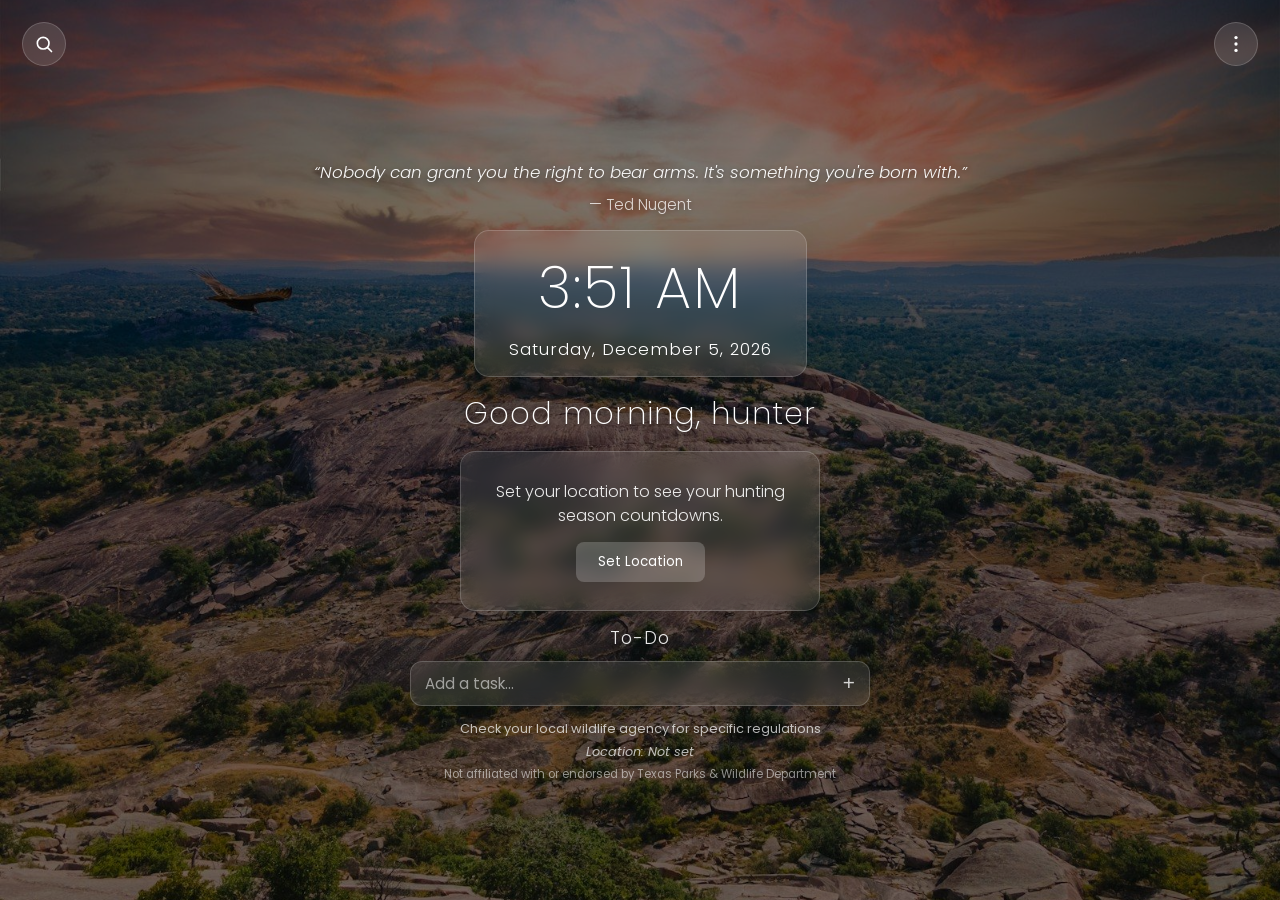
<file: index.html>
<!DOCTYPE html>
<html lang="en">
<head>
  <meta charset="UTF-8">
  <meta name="viewport" content="width=device-width, initial-scale=1.0">
  <meta name="description" content="A beautiful new tab experience for hunters with hunting season countdowns">
  <title>Hunt Clock - New Tab</title>
  <link rel="preconnect" href="https://fonts.googleapis.com">
  <link rel="preconnect" href="https://fonts.gstatic.com" crossorigin>
  <link href="https://fonts.googleapis.com/css2?family=Poppins:wght@200;300;400;500&display=swap" rel="stylesheet">
  <link rel="stylesheet" href="styles.css">
</head>
<body>
  <div class="backdrop"></div>

  <!-- Top-left: collapsible Google search -->
  <div class="search-corner" id="search-corner">
    <button id="search-toggle" class="icon-circle" aria-label="Open search">
      <svg viewBox="0 0 24 24" fill="none" stroke="currentColor" stroke-width="2" stroke-linecap="round" stroke-linejoin="round" aria-hidden="true"><circle cx="11" cy="11" r="7"></circle><line x1="21" y1="21" x2="16.65" y2="16.65"></line></svg>
    </button>
    <form id="search-form" class="search-form" role="search">
      <input type="text" class="search-input" id="search-input" placeholder="Search Google…" aria-label="Search Google">
      <button type="submit" class="search-submit" aria-label="Search">
        <svg viewBox="0 0 24 24" fill="none" stroke="currentColor" stroke-width="2" stroke-linecap="round" stroke-linejoin="round" aria-hidden="true"><circle cx="11" cy="11" r="7"></circle><line x1="21" y1="21" x2="16.65" y2="16.65"></line></svg>
      </button>
    </form>
  </div>

  <!-- Top-right: configuration menu -->
  <div class="menu-corner" id="menu-corner">
    <button id="menu-button" class="icon-circle menu-button" aria-label="Menu" aria-haspopup="true" aria-expanded="false">
      <svg viewBox="0 0 24 24" fill="currentColor" aria-hidden="true"><circle cx="12" cy="5" r="1.8"></circle><circle cx="12" cy="12" r="1.8"></circle><circle cx="12" cy="19" r="1.8"></circle></svg>
    </button>
    <div class="menu-dropdown" id="menu-dropdown" role="menu">
      <button class="menu-item" id="menu-location" role="menuitem">
        <span class="menu-icon"><svg viewBox="0 0 24 24" fill="none" stroke="currentColor" stroke-width="2" stroke-linecap="round" stroke-linejoin="round" aria-hidden="true"><path d="M21 10c0 7-9 13-9 13s-9-6-9-13a9 9 0 0 1 18 0z"></path><circle cx="12" cy="10" r="3"></circle></svg></span>
        Set Location
      </button>
      <button class="menu-item" id="menu-add-season" role="menuitem">
        <span class="menu-icon"><svg viewBox="0 0 24 24" fill="none" stroke="currentColor" stroke-width="2" stroke-linecap="round" stroke-linejoin="round" aria-hidden="true"><line x1="12" y1="5" x2="12" y2="19"></line><line x1="5" y1="12" x2="19" y2="12"></line></svg></span>
        Add Season
      </button>
      <button class="menu-item" id="menu-edit-layout" role="menuitem">
        <span class="menu-icon"><svg viewBox="0 0 24 24" fill="none" stroke="currentColor" stroke-width="2" stroke-linecap="round" stroke-linejoin="round" aria-hidden="true"><polyline points="5 9 2 12 5 15"></polyline><polyline points="9 5 12 2 15 5"></polyline><polyline points="15 19 12 22 9 19"></polyline><polyline points="19 9 22 12 19 15"></polyline><line x1="2" y1="12" x2="22" y2="12"></line><line x1="12" y1="2" x2="12" y2="22"></line></svg></span>
        Edit Layout
      </button>
      <button class="menu-item" id="menu-alerts" role="menuitem">
        <span class="menu-icon"><svg viewBox="0 0 24 24" fill="none" stroke="currentColor" stroke-width="2" stroke-linecap="round" stroke-linejoin="round" aria-hidden="true"><rect x="3" y="5" width="18" height="14" rx="2"></rect><path d="M3 7l9 6 9-6"></path></svg></span>
        Season Alerts
      </button>
      <button class="menu-item" id="menu-privacy" role="menuitem">
        <span class="menu-icon"><svg viewBox="0 0 24 24" fill="none" stroke="currentColor" stroke-width="2" stroke-linecap="round" stroke-linejoin="round" aria-hidden="true"><rect x="3" y="11" width="18" height="11" rx="2"></rect><path d="M7 11V7a5 5 0 0 1 10 0v4"></path></svg></span>
        Privacy Policy
      </button>
      <button class="menu-item" id="menu-about" role="menuitem">
        <span class="menu-icon"><svg viewBox="0 0 24 24" fill="none" stroke="currentColor" stroke-width="2" stroke-linecap="round" stroke-linejoin="round" aria-hidden="true"><rect x="2" y="2" width="20" height="20" rx="5"></rect><circle cx="12" cy="12" r="4"></circle><line x1="17.5" y1="6.5" x2="17.51" y2="6.5"></line></svg></span>
        About
      </button>
    </div>
  </div>

  <div class="container">
    <p class="quote movable" id="quote" data-layout="quote" aria-live="polite"></p>

    <div class="time movable" data-layout="time">
      <div id="clock" aria-live="polite">--:--</div>
      <div id="date" aria-live="polite">Loading...</div>
    </div>

    <div class="greeting movable" id="greeting" data-layout="greeting" aria-live="polite">Welcome, hunter</div>
    
    <div class="countdown-container movable" id="countdown-container" data-layout="countdowns" aria-label="Hunting season countdowns">
      <!-- Countdown tiles will be dynamically inserted here -->
    </div>

    <div class="todo-section movable" id="todo-section" data-layout="todo" aria-label="To-do list">
      <h2 class="todo-title">To-Do</h2>
      <div class="todo-list" id="todo-list"><!-- todo items inserted here --></div>
    </div>
    
    <div class="footer movable" data-layout="footer">
      <span>Check your local wildlife agency for specific regulations</span>
      <div class="location" id="location">Location: <span id="location-text">Loading...</span></div>
      <span class="disclaimer">Not affiliated with or endorsed by Texas Parks &amp; Wildlife Department</span>
    </div>
  </div>

  <div class="layout-toolbar" id="layout-toolbar">
    <span class="layout-hint">Drag blocks to move · drag the green dot to resize</span>
    <button class="add-button" id="layout-reset">Reset</button>
    <button class="add-button" id="layout-done">Lock In</button>
  </div>

  <div class="modal-overlay" id="modal-overlay"></div>
  
  <div class="custom-season-modal" id="custom-season-modal" aria-labelledby="custom-season-title">
    <div class="modal-header">
      <h3 class="modal-title" id="custom-season-title">Add Custom Season</h3>
      <button class="close-button" id="close-modal" aria-label="Close modal">✕</button>
    </div>
    <form class="season-form" id="season-form">
      <div class="form-group">
        <label for="season-type">Season Type</label>
        <select id="season-type" required>
          <option value="">Select Game Animal</option>
          <!-- Options will be populated dynamically based on location -->
          <option value="whitetail_deer">Whitetail Deer</option>
          <option value="mule_deer">Mule Deer</option>
          <option value="dove">Dove</option>
          <option value="turkey_spring">Spring Turkey</option>
          <option value="turkey_fall">Fall Turkey</option>
          <option value="duck">Duck</option>
          <option value="goose">Goose</option>
          <option value="quail">Quail</option>
          <option value="pheasant">Pheasant</option>
          <option value="elk">Elk</option>
          <option value="javelina">Javelina</option>
          <option value="hog">Feral Hog</option>
          <option value="squirrel">Squirrel</option>
          <option value="rabbit">Rabbit</option>
          <option value="custom">Custom...</option>
        </select>
      </div>
      <div class="form-group" id="custom-name-group" style="display: none;">
        <label for="custom-name">Custom Name</label>
        <input type="text" id="custom-name" placeholder="e.g., Mule Deer">
      </div>
      <div class="form-group">
        <label for="season-date">Season Start Date</label>
        <input type="date" id="season-date" required>
      </div>
      <div class="form-group">
        <label for="season-end-date">Season End Date (optional — enables "in season" green)</label>
        <input type="date" id="season-end-date">
      </div>
      <button type="submit" class="add-button">Add Season</button>
    </form>
  </div>

  <div class="location-modal" id="location-modal" aria-labelledby="location-title">
    <div class="modal-header">
      <h3 class="modal-title" id="location-title">Set Your Location</h3>
      <button class="close-button" id="close-location-modal" aria-label="Close modal">✕</button>
    </div>
    <form class="location-form" id="location-form">
      <div class="form-group">
        <label for="state-select">Select Your State</label>
        <select id="state-select" required>
          <option value="">Select State</option>
          <!-- States will be populated by JavaScript -->
        </select>
      </div>
      <div class="form-group">
        <label for="hunter-name">Your Name (optional)</label>
        <input type="text" id="hunter-name" placeholder="e.g., Travis" maxlength="40">
      </div>
      <button type="submit" class="add-button">Save Location</button>
    </form>
  </div>
  
  <div class="privacy-modal" id="privacy-modal" aria-labelledby="privacy-title">
    <div class="modal-header">
      <h3 class="modal-title" id="privacy-title">Privacy Policy</h3>
      <button class="close-button" id="close-privacy-modal" aria-label="Close modal">✕</button>
    </div>
    <div class="privacy-content">
      <!-- Privacy policy content will be inserted here -->
    </div>
  </div>

  <div class="signup-modal" id="signup-modal" aria-labelledby="signup-title">
    <div class="modal-header">
      <h3 class="modal-title" id="signup-title">Season Alerts</h3>
      <button class="close-button" id="close-signup-modal" aria-label="Close modal">✕</button>
    </div>
    <form class="signup-form" id="signup-form">
      <p class="signup-note">Optional — get occasional emails about hunting seasons and Hunt Clock updates. You can unsubscribe anytime.</p>
      <div class="form-group">
        <label for="signup-email">Email</label>
        <input type="email" id="signup-email" required placeholder="you@example.com" autocomplete="email">
      </div>
      <label class="consent-label">
        <input type="checkbox" id="signup-consent" required>
        <span>I agree to receive emails and to the <button type="button" id="signup-privacy-link" class="inline-link">Privacy Policy</button>.</span>
      </label>
      <button type="submit" class="add-button">Subscribe</button>
      <p class="signup-status" id="signup-status" role="status" aria-live="polite"></p>
    </form>
  </div>

  <script src="seasons-data.js"></script>
  <script src="background-images.js"></script>
  <!-- Load Texas counties data for geolocation feature -->
  <script src="texas-counties-data.js"></script>
  <script src="app.js"></script>
</body>
</html>
</file>
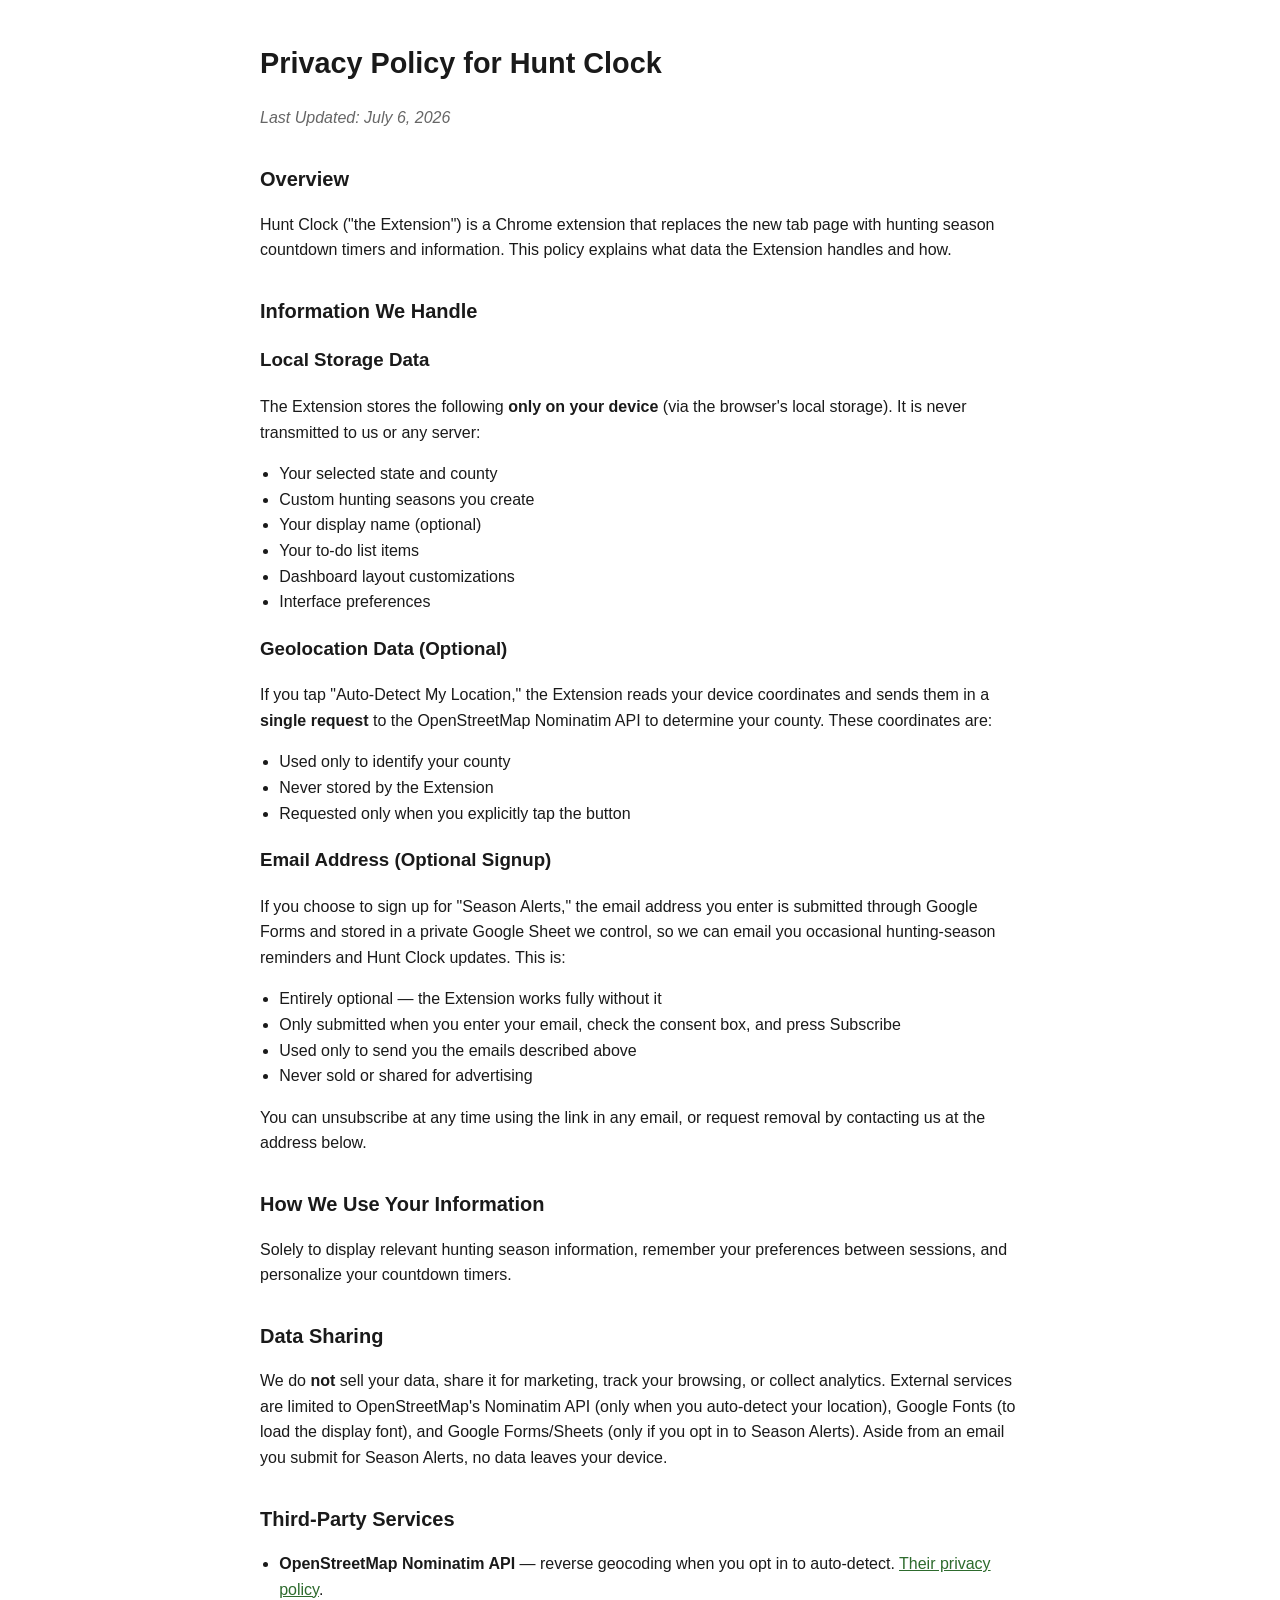
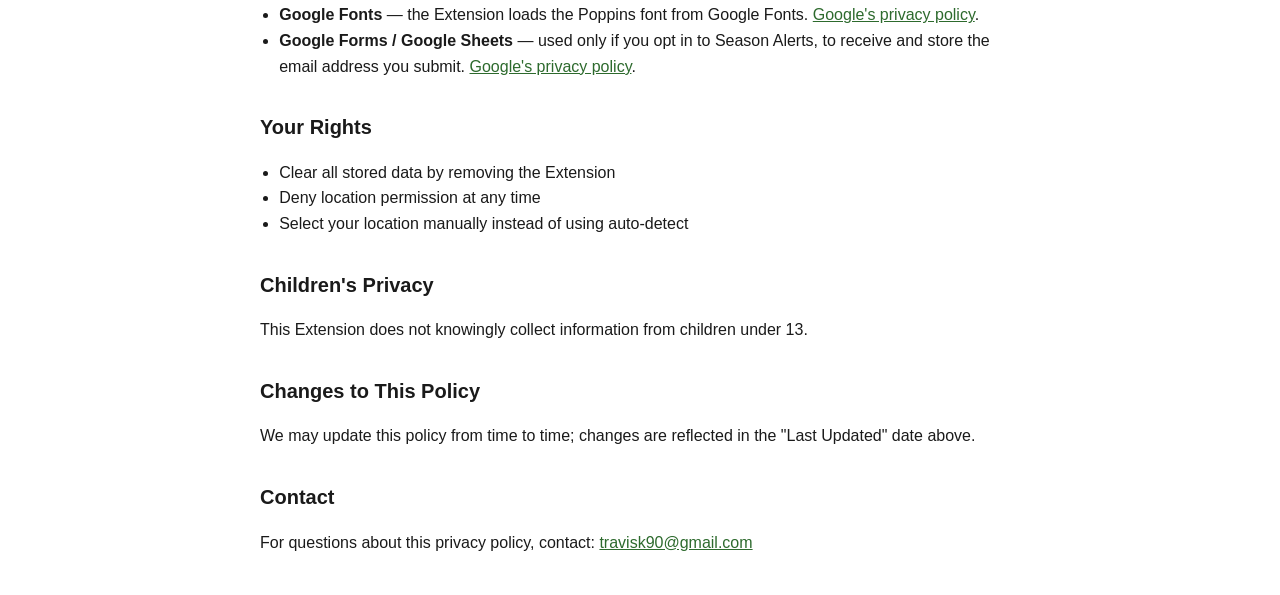
<file: privacy-policy.html>
<!DOCTYPE html>
<html lang="en">
<head>
  <meta charset="UTF-8">
  <meta name="viewport" content="width=device-width, initial-scale=1.0">
  <title>Privacy Policy — Hunt Clock</title>
  <style>
    body { max-width: 760px; margin: 40px auto; padding: 0 20px; font-family: -apple-system, BlinkMacSystemFont, "Segoe UI", Roboto, sans-serif; line-height: 1.6; color: #1a1a1a; }
    h1 { font-size: 1.8rem; }
    h2 { font-size: 1.25rem; margin-top: 2rem; }
    .updated { color: #666; font-style: italic; }
    a { color: #2d6a2d; }
    ul { padding-left: 1.2rem; }
  </style>
</head>
<body>
  <h1>Privacy Policy for Hunt Clock</h1>
  <p class="updated">Last Updated: July 6, 2026</p>

  <h2>Overview</h2>
  <p>Hunt Clock ("the Extension") is a Chrome extension that replaces the new tab page with hunting season countdown timers and information. This policy explains what data the Extension handles and how.</p>

  <h2>Information We Handle</h2>
  <h3>Local Storage Data</h3>
  <p>The Extension stores the following <strong>only on your device</strong> (via the browser's local storage). It is never transmitted to us or any server:</p>
  <ul>
    <li>Your selected state and county</li>
    <li>Custom hunting seasons you create</li>
    <li>Your display name (optional)</li>
    <li>Your to-do list items</li>
    <li>Dashboard layout customizations</li>
    <li>Interface preferences</li>
  </ul>

  <h3>Geolocation Data (Optional)</h3>
  <p>If you tap "Auto-Detect My Location," the Extension reads your device coordinates and sends them in a <strong>single request</strong> to the OpenStreetMap Nominatim API to determine your county. These coordinates are:</p>
  <ul>
    <li>Used only to identify your county</li>
    <li>Never stored by the Extension</li>
    <li>Requested only when you explicitly tap the button</li>
  </ul>

  <h3>Email Address (Optional Signup)</h3>
  <p>If you choose to sign up for "Season Alerts," the email address you enter is submitted through Google Forms and stored in a private Google Sheet we control, so we can email you occasional hunting-season reminders and Hunt Clock updates. This is:</p>
  <ul>
    <li>Entirely optional — the Extension works fully without it</li>
    <li>Only submitted when you enter your email, check the consent box, and press Subscribe</li>
    <li>Used only to send you the emails described above</li>
    <li>Never sold or shared for advertising</li>
  </ul>
  <p>You can unsubscribe at any time using the link in any email, or request removal by contacting us at the address below.</p>

  <h2>How We Use Your Information</h2>
  <p>Solely to display relevant hunting season information, remember your preferences between sessions, and personalize your countdown timers.</p>

  <h2>Data Sharing</h2>
  <p>We do <strong>not</strong> sell your data, share it for marketing, track your browsing, or collect analytics. External services are limited to OpenStreetMap's Nominatim API (only when you auto-detect your location), Google Fonts (to load the display font), and Google Forms/Sheets (only if you opt in to Season Alerts). Aside from an email you submit for Season Alerts, no data leaves your device.</p>

  <h2>Third-Party Services</h2>
  <ul>
    <li><strong>OpenStreetMap Nominatim API</strong> — reverse geocoding when you opt in to auto-detect. <a href="https://osmfoundation.org/wiki/Privacy_Policy">Their privacy policy</a>.</li>
    <li><strong>Google Fonts</strong> — the Extension loads the Poppins font from Google Fonts. <a href="https://policies.google.com/privacy">Google's privacy policy</a>.</li>
    <li><strong>Google Forms / Google Sheets</strong> — used only if you opt in to Season Alerts, to receive and store the email address you submit. <a href="https://policies.google.com/privacy">Google's privacy policy</a>.</li>
  </ul>

  <h2>Your Rights</h2>
  <ul>
    <li>Clear all stored data by removing the Extension</li>
    <li>Deny location permission at any time</li>
    <li>Select your location manually instead of using auto-detect</li>
  </ul>

  <h2>Children's Privacy</h2>
  <p>This Extension does not knowingly collect information from children under 13.</p>

  <h2>Changes to This Policy</h2>
  <p>We may update this policy from time to time; changes are reflected in the "Last Updated" date above.</p>

  <h2>Contact</h2>
  <p>For questions about this privacy policy, contact: <a href="mailto:travisk90@gmail.com">travisk90@gmail.com</a></p>
</body>
</html>
</file>
<file: styles.css>
/* Minimalist Hunt Clock with Glassmorphism */
* {
  margin: 0;
  padding: 0;
  box-sizing: border-box;
}

body {
  font-family: "Poppins", sans-serif;
  color: #fff;
  height: 100vh;
  width: 100vw;
  overflow: hidden;
  background-size: cover !important;
  background-position: center center !important;
  background-repeat: no-repeat !important;
  display: flex;
  justify-content: center;
  align-items: center;
  transition: background-image 1s ease;
  margin: 0;
  padding: 0;
}

.backdrop {
  position: fixed;
  top: 0;
  left: 0;
  width: 100%;
  height: 100%;
  background: rgba(0, 0, 0, 0.5); /* Darker overlay for better readability */
  z-index: -1;
}

.container {
  width: 100%;
  max-width: 900px;
  height: 90vh;
  display: flex;
  flex-direction: column;
  justify-content: space-between;
  align-items: center;
  padding: 40px 30px;
}

/* Glass effect */
.time,
.countdown,
.search-container,
.settings-button,
.custom-season-modal,
.location-modal,
.privacy-modal,
.login-modal {
  background: rgba(255, 255, 255, 0.1);
  backdrop-filter: blur(10px);
  -webkit-backdrop-filter: blur(10px);
  border-radius: 15px;
  border: 1px solid rgba(255, 255, 255, 0.18);
  box-shadow: 0 8px 32px 0 rgba(0, 0, 0, 0.1);
}

/* Time section */
.time {
  padding: 20px 40px;
  text-align: center;
  margin-bottom: 20px;
}

#clock {
  font-size: 5rem;
  font-weight: 200;
  letter-spacing: 2px;
  margin-bottom: 5px;
}

#date {
  font-size: 1.2rem;
  font-weight: 300;
  letter-spacing: 1px;
}

/* Search bar */
.search-container {
  width: 60%;
  padding: 10px 20px;
  margin-bottom: 30px;
}

.search-form {
  display: flex;
  align-items: center;
}

.search-input {
  flex: 1;
  background: rgba(255, 255, 255, 0.2);
  border: none;
  border-radius: 20px;
  padding: 8px 15px;
  color: #fff;
  font-family: "Poppins", sans-serif;
  font-size: 0.9rem;
}

.search-input::placeholder {
  color: rgba(255, 255, 255, 0.6);
}

.search-input:focus {
  outline: none;
  background: rgba(255, 255, 255, 0.3);
}

.search-button {
  background: none;
  border: none;
  color: #fff;
  font-size: 1.2rem;
  cursor: pointer;
  padding: 0 10px;
}

/* Greeting section */
.greeting {
  font-size: 2.5rem;
  font-weight: 200;
  letter-spacing: 1px;
  text-shadow: 0 2px 4px rgba(0, 0, 0, 0.3);
  margin-bottom: 30px;
}

/* Countdown section */
.countdown-container {
  display: flex;
  flex-wrap: wrap;
  gap: 25px;
  width: 100%;
  justify-content: center;
}

.countdown {
  display: flex;
  flex-direction: column;
  align-items: center;
  justify-content: center;
  padding: 25px;
  width: 200px;
  height: 200px;
  text-align: center;
  transition: transform 0.3s ease;
}

.countdown:hover {
  transform: translateY(-5px);
}

.countdown .days {
  font-size: 3.5rem;
  font-weight: 200;
  margin-bottom: 10px;
}

.countdown .label {
  font-size: 1rem;
  font-weight: 300;
  opacity: 0.8;
}

/* Settings button */
.settings-button {
  position: absolute;
  bottom: 20px;
  right: 20px;
  width: 50px;
  height: 50px;
  border-radius: 50%;
  display: flex;
  align-items: center;
  justify-content: center;
  cursor: pointer;
  font-size: 1.5rem;
  transition: background-color 0.3s ease;
}

.settings-button:hover {
  background-color: rgba(255, 255, 255, 0.2);
}

/* Custom season module */
.custom-season-modal,
.location-modal {
  position: absolute;
  top: 50%;
  left: 50%;
  transform: translate(-50%, -50%);
  padding: 25px;
  width: 400px;
  z-index: 10;
  display: none;
}

.custom-season-modal.active,
.location-modal.active {
  display: block;
}

.modal-header {
  display: flex;
  justify-content: space-between;
  align-items: center;
  margin-bottom: 20px;
}

.modal-title {
  font-size: 1.5rem;
  font-weight: 300;
}

.close-button {
  background: none;
  border: none;
  color: #fff;
  font-size: 1.2rem;
  cursor: pointer;
}

.season-form,
.location-form {
  display: flex;
  flex-direction: column;
}

.form-group {
  margin-bottom: 15px;
}

.form-group label {
  display: block;
  margin-bottom: 5px;
  font-size: 0.9rem;
  opacity: 0.8;
}

.form-group select,
.form-group input {
  width: 100%;
  padding: 8px 12px;
  background: rgba(255, 255, 255, 0.2);
  border: 1px solid rgba(255, 255, 255, 0.3);
  border-radius: 8px;
  color: #fff;
  font-family: "Poppins", sans-serif;
}

.form-group select:focus,
.form-group input:focus {
  outline: none;
  border-color: rgba(255, 255, 255, 0.5);
}

.form-group select option {
  background-color: #2c3e2e;
}

.add-button {
  background: rgba(255, 255, 255, 0.2);
  border: none;
  padding: 8px 0;
  border-radius: 8px;
  color: #fff;
  font-family: "Poppins", sans-serif;
  cursor: pointer;
  transition: background-color 0.3s ease;
  margin-top: 10px;
}

.add-button:hover {
  background: rgba(255, 255, 255, 0.3);
}

/* Modal overlay */
.modal-overlay {
  position: fixed;
  top: 0;
  left: 0;
  width: 100%;
  height: 100%;
  background: rgba(0, 0, 0, 0.5);
  z-index: 5;
  display: none;
}

.modal-overlay.active {
  display: block;
}

/* Footer */
.footer {
  font-size: 0.8rem;
  opacity: 0.7;
  text-align: center;
  margin-top: 30px;
  display: flex;
  flex-direction: column;
  gap: 5px;
}

.footer a {
  color: #fff;
  text-decoration: none;
  border-bottom: 1px solid rgba(255, 255, 255, 0.3);
  padding-bottom: 1px;
  transition: border-color 0.3s ease;
}

.footer a:hover {
  border-color: rgba(255, 255, 255, 0.8);
}

.location {
  font-style: italic;
}

.disclaimer { font-size: 0.72rem; opacity: 0.75; }

/* Add styles for the privacy button and modal */
.privacy-button {
  background: none;
  border: none;
  color: #fff;
  text-decoration: underline;
  cursor: pointer;
  font-size: 0.8rem;
  opacity: 0.7;
  margin-top: 5px;
}

.privacy-button:hover {
  opacity: 1;
}

.privacy-modal {
  position: absolute;
  top: 50%;
  left: 50%;
  transform: translate(-50%, -50%);
  padding: 25px;
  width: 400px;
  max-height: 80vh;
  overflow-y: auto;
  z-index: 10;
  display: none;
}

.privacy-content {
  color: #fff;
  font-size: 0.9rem;
}

.privacy-heading {
  font-size: 1.5rem;
  font-weight: 300;
  margin-bottom: 10px;
}

.privacy-date {
  font-size: 0.8rem;
  opacity: 0.7;
  margin-bottom: 15px;
}

.privacy-subheading {
  font-size: 1.1rem;
  font-weight: 300;
  margin: 15px 0 5px;
}

.privacy-content ul {
  list-style-type: disc;
  padding-left: 20px;
  margin: 5px 0 15px;
}

/* Search styles */
.search-wrapper {
  display: flex;
  align-items: center;
}

.search-toggle {
  background: none;
  border: none;
  color: #fff;
  font-size: 1.2rem;
  cursor: pointer;
  padding: 5px;
  border-radius: 50%;
  width: 40px;
  height: 40px;
  display: flex;
  align-items: center;
  justify-content: center;
  background: rgba(255, 255, 255, 0.1);
}

.search-toggle:hover {
  background: rgba(255, 255, 255, 0.2);
}

/* Error message styles */
.error-message {
  text-align: center;
  padding: 20px;
  background: rgba(255, 255, 255, 0.1);
  backdrop-filter: blur(10px);
  -webkit-backdrop-filter: blur(10px);
  border-radius: 15px;
  border: 1px solid rgba(255, 255, 255, 0.18);
  box-shadow: 0 8px 32px 0 rgba(0, 0, 0, 0.1);
}

.error-message h2 {
  font-size: 1.5rem;
  font-weight: 300;
  margin-bottom: 10px;
}

.error-message p {
  font-size: 1rem;
  opacity: 0.8;
}

/* Login modal styles */
.login-modal {
  position: absolute;
  top: 50%;
  left: 50%;
  transform: translate(-50%, -50%);
  padding: 25px;
  width: 400px;
  z-index: 10;
  display: none;
}

.login-note {
  text-align: center;
  font-size: 0.8rem;
  opacity: 0.7;
  margin-top: 15px;
}

/* Accessibility improvements */
button:focus,
input:focus,
select:focus {
  outline: 2px solid rgba(255, 255, 255, 0.5);
}

.sr-only {
  position: absolute;
  width: 1px;
  height: 1px;
  padding: 0;
  margin: -1px;
  overflow: hidden;
  clip: rect(0, 0, 0, 0);
  white-space: nowrap;
  border-width: 0;
}

/* Media queries */
@media (max-width: 768px) {
  .countdown-container {
    flex-direction: column;
    align-items: center;
    gap: 15px;
  }

  .countdown {
    width: 90%;
    height: 120px;
    padding: 15px;
  }

  #clock {
    font-size: 3.5rem;
  }

  .greeting {
    font-size: 2rem;
    text-align: center;
  }

  .search-container {
    width: 90%;
  }

  .custom-season-modal,
  .location-modal {
    width: 90%;
  }
}

/* Remove season button */
.remove-season {
  position: absolute;
  top: 8px;
  right: 8px;
  background: rgba(255, 255, 255, 0.2);
  border: none;
  color: #fff;
  width: 24px;
  height: 24px;
  border-radius: 50%;
  cursor: pointer;
  font-size: 16px;
  display: flex;
  align-items: center;
  justify-content: center;
  opacity: 0;
  transition: opacity 0.3s ease, background-color 0.3s ease;
}

.countdown {
  position: relative;
}

.countdown:hover .remove-season {
  opacity: 1;
}

.remove-season:hover {
  background: rgba(255, 100, 100, 0.5);
}

/* Add tile styles */
.add-tile {
  border: 2px dashed rgba(255, 255, 255, 0.3);
  background: rgba(255, 255, 255, 0.05) !important;
}

.add-tile:hover {
  background: rgba(255, 255, 255, 0.1) !important;
  border-color: rgba(255, 255, 255, 0.5);
}

.add-tile .days {
  font-size: 3rem;
  opacity: 0.7;
}

/* County group styling */
#county-group {
  margin-top: 15px;
}

#detect-location-btn {
  width: 100%;
  background: rgba(100, 180, 100, 0.3);
}

#detect-location-btn:hover {
  background: rgba(100, 180, 100, 0.5);
}

#detect-location-btn:disabled {
  opacity: 0.5;
  cursor: not-allowed;
}

/* Active season indicator */
.countdown.active-season {
  border: 2px solid rgba(100, 255, 100, 0.5);
  box-shadow: 0 0 20px rgba(100, 255, 100, 0.2);
}

/* Responsive improvements */
@media (max-width: 480px) {
  #clock {
    font-size: 2.5rem;
  }

  .greeting {
    font-size: 1.5rem;
  }

  .countdown {
    width: 100%;
    height: 100px;
  }
}

/* ============================================
   REDESIGN: corner controls, quote, layout
   ============================================ */

/* Layout: clean centered column that scrolls instead of clipping */
body {
  height: auto;
  min-height: 100vh;
  overflow-x: hidden;
  overflow-y: auto;
  display: block; /* override the body flex-centering that clipped tall content */
  background-attachment: fixed; /* keep the photo pinned so the overlay covers all scroll */
}
.container {
  height: auto;
  min-height: 100vh;
  max-width: 900px;
  margin: 0 auto;
  justify-content: center;
  gap: 14px;
  padding: 60px 30px 18px; /* top padding clears the corner buttons */
}
.time { margin-bottom: 0; padding: 14px 34px; }
.greeting { margin-bottom: 0; font-size: 1.9rem; }
.footer { margin-top: 0; }

/* Tighter sizing so the dashboard fits common laptop screens */
#clock { font-size: 3.6rem; }
#date { font-size: 1.05rem; }
.countdown-container { gap: 16px; }
.countdown { width: 140px; height: 140px; padding: 14px; }
.countdown .days { font-size: 2.3rem; margin-bottom: 4px; }
.countdown .label { font-size: 0.82rem; }
.add-tile .days { font-size: 2.2rem; }

/* Rotating hunting quote */
.quote {
  max-width: 680px;
  text-align: center;
  font-style: italic;
  font-weight: 300;
  font-size: 1.05rem;
  line-height: 1.55;
  opacity: 0.95;
  text-shadow: 0 2px 6px rgba(0, 0, 0, 0.45);
}
.quote .quote-author {
  display: block;
  font-style: normal;
  opacity: 0.8;
  margin-top: 8px;
  font-size: 0.95rem;
}

/* Shared circular glass button for the two corners */
.icon-circle {
  width: 44px;
  height: 44px;
  border-radius: 50%;
  display: flex;
  align-items: center;
  justify-content: center;
  background: rgba(255, 255, 255, 0.12);
  backdrop-filter: blur(10px);
  -webkit-backdrop-filter: blur(10px);
  border: 1px solid rgba(255, 255, 255, 0.18);
  color: #fff;
  font-size: 1.25rem;
  line-height: 1;
  cursor: pointer;
  transition: background-color 0.25s ease;
}
.icon-circle:hover { background: rgba(255, 255, 255, 0.22); }
.menu-button { font-size: 1.6rem; font-weight: 700; }

/* Top-left collapsible search */
.search-corner {
  position: fixed;
  top: 22px;
  left: 22px;
  z-index: 30;
  display: flex;
  align-items: center;
}
.search-corner .search-form {
  display: flex;
  align-items: center;
  overflow: hidden;
  width: 0;
  opacity: 0;
  pointer-events: none;
  margin-left: 0;
  background: rgba(255, 255, 255, 0.12);
  backdrop-filter: blur(10px);
  -webkit-backdrop-filter: blur(10px);
  border: 1px solid rgba(255, 255, 255, 0.18);
  border-radius: 24px;
  transition: width 0.3s ease, opacity 0.3s ease, margin-left 0.3s ease, padding 0.3s ease;
}
.search-corner.open .search-form {
  width: min(60vw, 360px);
  opacity: 1;
  pointer-events: auto;
  margin-left: 8px;
  padding: 2px 6px 2px 16px;
}
.search-corner .search-input {
  flex: 1;
  min-width: 0;
  background: transparent;
  border: none;
  color: #fff;
  font-family: "Poppins", sans-serif;
  font-size: 0.95rem;
  padding: 8px 4px;
}
.search-corner .search-input::placeholder { color: rgba(255, 255, 255, 0.6); }
.search-corner .search-input:focus { outline: none; }
.search-submit {
  background: none;
  border: none;
  color: #fff;
  font-size: 1.1rem;
  cursor: pointer;
  padding: 0 8px;
}

/* Top-right config menu */
.menu-corner {
  position: fixed;
  top: 22px;
  right: 22px;
  z-index: 30;
}
.menu-dropdown {
  position: absolute;
  top: 54px;
  right: 0;
  min-width: 190px;
  background: rgba(28, 38, 28, 0.78);
  backdrop-filter: blur(14px);
  -webkit-backdrop-filter: blur(14px);
  border: 1px solid rgba(255, 255, 255, 0.18);
  border-radius: 14px;
  padding: 8px;
  display: flex;
  flex-direction: column;
  gap: 2px;
  opacity: 0;
  transform: translateY(-8px);
  pointer-events: none;
  transition: opacity 0.2s ease, transform 0.2s ease;
  box-shadow: 0 12px 32px rgba(0, 0, 0, 0.4);
}
.menu-corner.open .menu-dropdown {
  opacity: 1;
  transform: translateY(0);
  pointer-events: auto;
}
.menu-item {
  background: none;
  border: none;
  color: #fff;
  text-align: left;
  font-family: "Poppins", sans-serif;
  font-size: 0.95rem;
  padding: 11px 12px;
  border-radius: 9px;
  cursor: pointer;
  display: flex;
  align-items: center;
  gap: 10px;
  transition: background-color 0.2s ease;
}
.menu-item:hover { background: rgba(255, 255, 255, 0.15); }

/* Inline SVG line icons (replace emoji) */
.icon-circle svg { width: 20px; height: 20px; display: block; }
.menu-button svg { width: 22px; height: 22px; }
.search-submit { display: flex; align-items: center; justify-content: center; }
.search-submit svg { width: 18px; height: 18px; }
.menu-icon {
  display: inline-flex;
  align-items: center;
  justify-content: center;
  width: 20px;
  opacity: 0.9;
}
.menu-icon svg { width: 18px; height: 18px; }

/* Empty state (no location set yet) */
.empty-prompt {
  display: flex;
  flex-direction: column;
  align-items: center;
  gap: 14px;
  text-align: center;
  padding: 28px 24px;
  max-width: 360px;
  background: rgba(255, 255, 255, 0.1);
  backdrop-filter: blur(10px);
  -webkit-backdrop-filter: blur(10px);
  border-radius: 15px;
  border: 1px solid rgba(255, 255, 255, 0.18);
}
.empty-text { font-size: 1rem; font-weight: 300; opacity: 0.9; line-height: 1.5; }
.empty-cta { width: auto; padding: 10px 22px; margin-top: 0; }

/* Email signup modal */
.signup-modal {
  position: absolute;
  top: 50%;
  left: 50%;
  transform: translate(-50%, -50%);
  padding: 25px;
  width: 400px;
  max-width: 90%;
  z-index: 10;
  display: none;
  background: rgba(255, 255, 255, 0.1);
  backdrop-filter: blur(10px);
  -webkit-backdrop-filter: blur(10px);
  border-radius: 15px;
  border: 1px solid rgba(255, 255, 255, 0.18);
  box-shadow: 0 8px 32px 0 rgba(0, 0, 0, 0.1);
}
.signup-modal.active { display: block; }
.signup-note { font-size: 0.85rem; opacity: 0.85; line-height: 1.5; margin-bottom: 14px; }
.consent-label {
  display: flex;
  gap: 8px;
  align-items: flex-start;
  font-size: 0.82rem;
  opacity: 0.9;
  margin: 4px 0 8px;
  cursor: pointer;
}
.consent-label input { margin-top: 3px; }
.inline-link {
  background: none;
  border: none;
  color: #fff;
  text-decoration: underline;
  cursor: pointer;
  font: inherit;
  padding: 0;
}
.signup-status { font-size: 0.85rem; margin-top: 10px; text-align: center; min-height: 1em; }

/* In-season card: letters turn green */
.countdown.in-season {
  border: 1px solid rgba(120, 255, 130, 0.55);
  box-shadow: 0 0 22px rgba(120, 255, 130, 0.22);
}
.countdown.in-season .days,
.countdown.in-season .label,
.countdown.in-season .label strong {
  color: #7dff8a;
}

/* To-do list */
.todo-section {
  width: 100%;
  max-width: 460px;
  display: flex;
  flex-direction: column;
  gap: 10px;
}
.todo-title {
  font-size: 1.1rem;
  font-weight: 300;
  letter-spacing: 1px;
  opacity: 0.9;
  text-align: center;
}
.todo-list { display: flex; flex-direction: column; gap: 8px; }
.todo-item,
.todo-add {
  display: flex;
  align-items: center;
  gap: 10px;
  background: rgba(255, 255, 255, 0.1);
  backdrop-filter: blur(10px);
  -webkit-backdrop-filter: blur(10px);
  border: 1px solid rgba(255, 255, 255, 0.18);
  border-radius: 12px;
  padding: 10px 14px;
}
.todo-check { width: 18px; height: 18px; accent-color: #b4b2a9; cursor: pointer; flex: 0 0 auto; }
.todo-text { flex: 1; font-size: 0.95rem; font-weight: 300; }
.todo-item.done .todo-text { text-decoration: line-through; opacity: 0.55; }
.todo-remove {
  background: none;
  border: none;
  color: #fff;
  opacity: 0.5;
  font-size: 1.2rem;
  line-height: 1;
  cursor: pointer;
  flex: 0 0 auto;
}
.todo-remove:hover { opacity: 1; color: #ff8a8a; }
.todo-input {
  flex: 1;
  background: transparent;
  border: none;
  color: #fff;
  font-family: "Poppins", sans-serif;
  font-size: 0.95rem;
}
.todo-input::placeholder { color: rgba(255, 255, 255, 0.55); }
.todo-input:focus { outline: none; }
.todo-add-btn {
  background: none;
  border: none;
  color: #fff;
  font-size: 1.3rem;
  line-height: 1;
  cursor: pointer;
  opacity: 0.8;
  flex: 0 0 auto;
}
.todo-add-btn:hover { opacity: 1; }

/* Layout editor */
body.layout-edit .movable {
  outline: 2px dashed rgba(255, 255, 255, 0.55);
  outline-offset: 4px;
  cursor: move;
  position: relative;
  z-index: 1;
  touch-action: none;
}
body.layout-edit .movable > *:not(.resize-handle):not(.block-remove) { pointer-events: none; }
.block-remove {
  position: absolute;
  left: -9px;
  top: -9px;
  width: 20px;
  height: 20px;
  border-radius: 50%;
  background: #ff6b6b;
  color: #fff;
  border: 2px solid rgba(0, 0, 0, 0.3);
  cursor: pointer;
  font-size: 14px;
  line-height: 1;
  padding: 0;
  display: flex;
  align-items: center;
  justify-content: center;
  z-index: 3;
  touch-action: none;
}
.movable.block-hidden { opacity: 0.3; }
.movable.block-hidden .block-remove { background: #7dff8a; color: #0b0b0b; }
.movable.block-hidden .resize-handle { display: none; }
.resize-handle {
  position: absolute;
  right: -9px;
  bottom: -9px;
  width: 18px;
  height: 18px;
  border-radius: 50%;
  background: #7dff8a;
  border: 2px solid rgba(0, 0, 0, 0.3);
  cursor: nwse-resize;
  z-index: 2;
  touch-action: none;
}
.layout-toolbar {
  position: fixed;
  bottom: 20px;
  left: 50%;
  transform: translateX(-50%);
  display: none;
  align-items: center;
  gap: 12px;
  padding: 8px 16px;
  background: rgba(28, 38, 28, 0.88);
  backdrop-filter: blur(14px);
  -webkit-backdrop-filter: blur(14px);
  border: 1px solid rgba(255, 255, 255, 0.18);
  border-radius: 14px;
  z-index: 50;
  box-shadow: 0 12px 32px rgba(0, 0, 0, 0.4);
}
.layout-toolbar.active { display: flex; }
.layout-hint { font-size: 0.8rem; opacity: 0.85; }
.layout-toolbar .add-button { margin-top: 0; width: auto; padding: 8px 16px; }

@media (max-width: 768px) {
  .container { padding-top: 80px; gap: 22px; }
  .quote { font-size: 0.95rem; }
}
</file>
